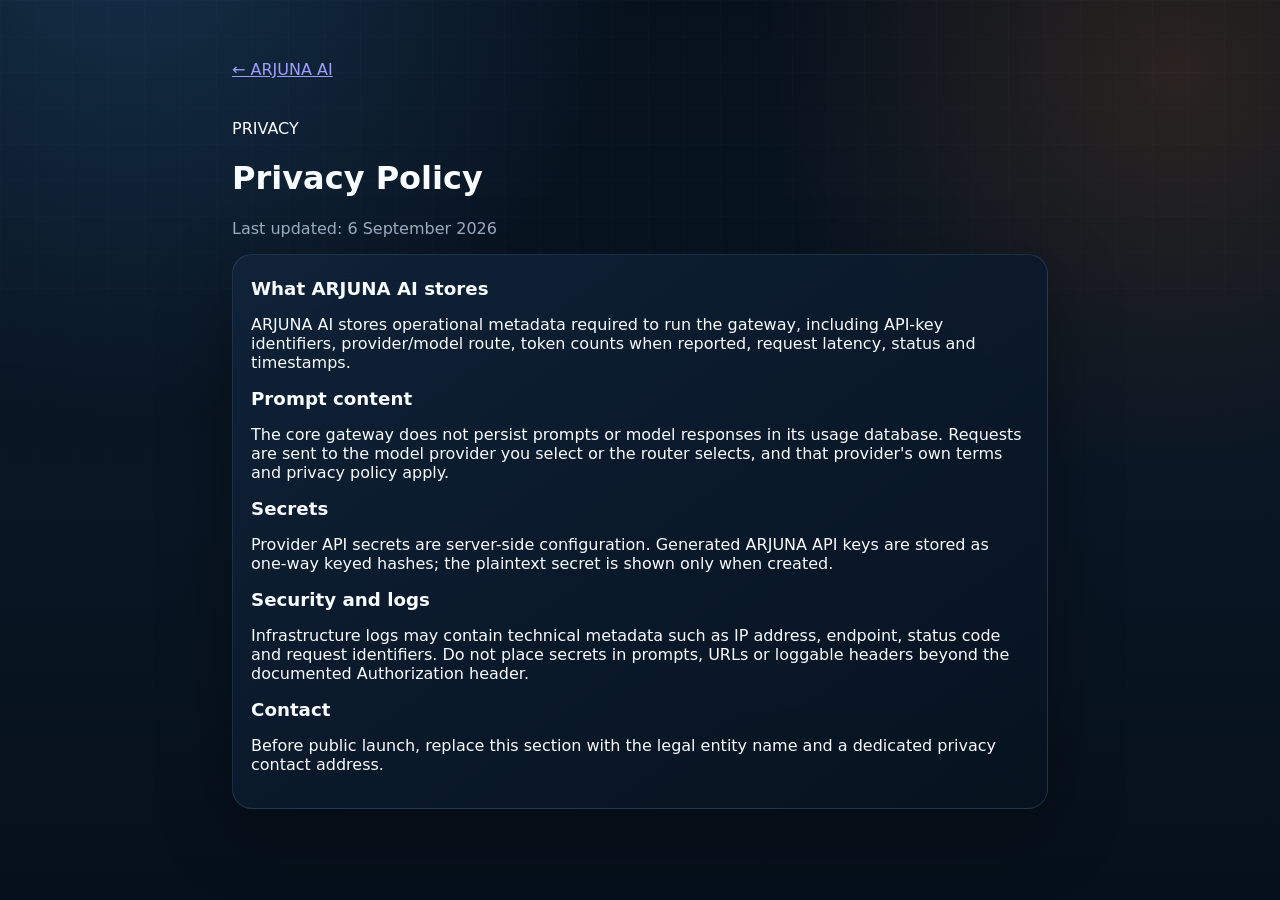
<file: static/privacy.html>
<!doctype html><html><head><meta charset="utf-8"><meta name="viewport" content="width=device-width,initial-scale=1"><title>Privacy · ARJUNA AI</title><link rel="stylesheet" href="/static/styles.css"></head><body><main style="max-width:860px;margin:auto;padding:60px 22px"><a href="/">← ARJUNA AI</a><p class="kicker" style="margin-top:40px">PRIVACY</p><h1>Privacy Policy</h1><p class="muted">Last updated: 6 September 2026</p><div class="panel"><h3>What ARJUNA AI stores</h3><p>ARJUNA AI stores operational metadata required to run the gateway, including API-key identifiers, provider/model route, token counts when reported, request latency, status and timestamps.</p><h3>Prompt content</h3><p>The core gateway does not persist prompts or model responses in its usage database. Requests are sent to the model provider you select or the router selects, and that provider's own terms and privacy policy apply.</p><h3>Secrets</h3><p>Provider API secrets are server-side configuration. Generated ARJUNA API keys are stored as one-way keyed hashes; the plaintext secret is shown only when created.</p><h3>Security and logs</h3><p>Infrastructure logs may contain technical metadata such as IP address, endpoint, status code and request identifiers. Do not place secrets in prompts, URLs or loggable headers beyond the documented Authorization header.</p><h3>Contact</h3><p>Before public launch, replace this section with the legal entity name and a dedicated privacy contact address.</p></div></main></body></html>
</file>
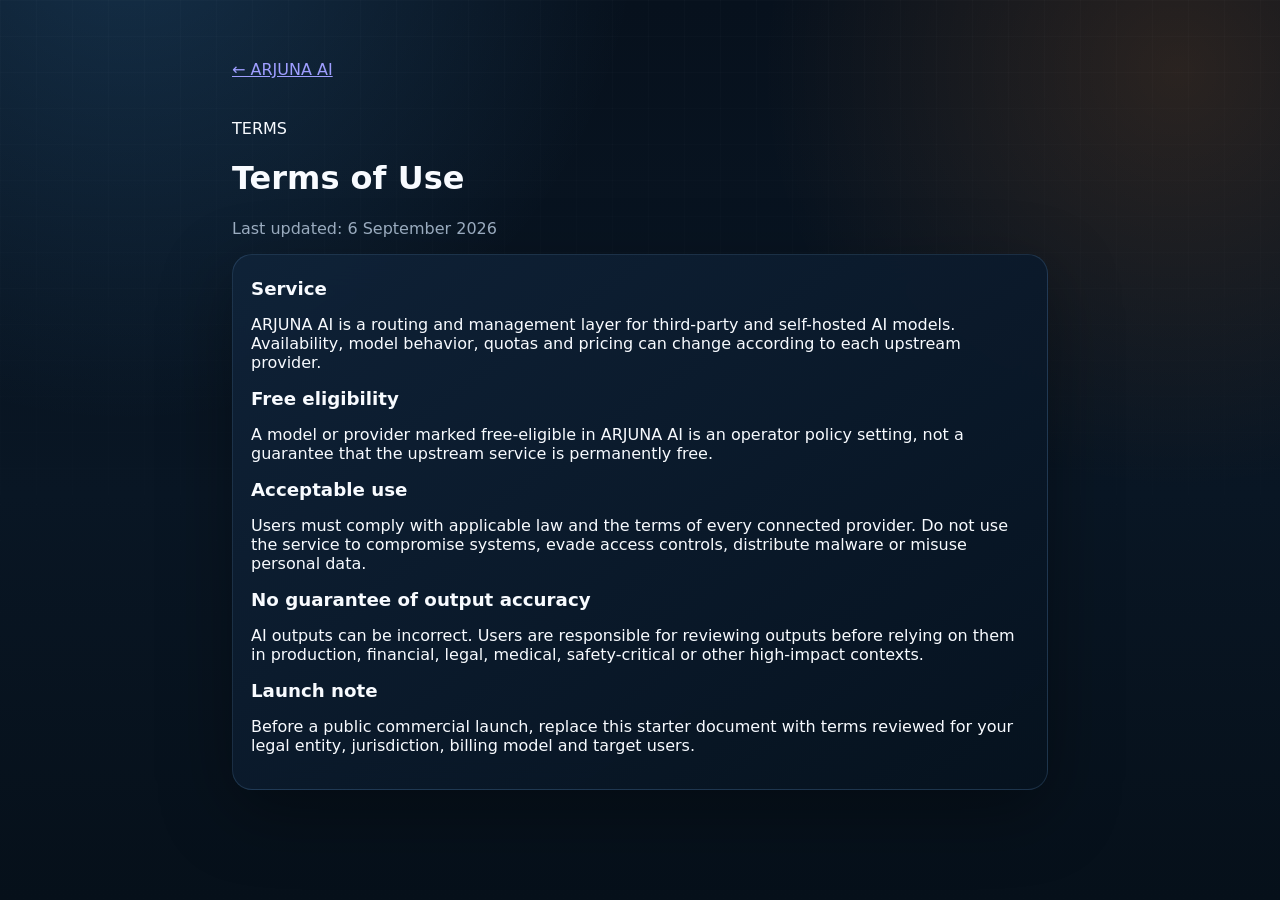
<file: static/terms.html>
<!doctype html><html><head><meta charset="utf-8"><meta name="viewport" content="width=device-width,initial-scale=1"><title>Terms · ARJUNA AI</title><link rel="stylesheet" href="/static/styles.css"></head><body><main style="max-width:860px;margin:auto;padding:60px 22px"><a href="/">← ARJUNA AI</a><p class="kicker" style="margin-top:40px">TERMS</p><h1>Terms of Use</h1><p class="muted">Last updated: 6 September 2026</p><div class="panel"><h3>Service</h3><p>ARJUNA AI is a routing and management layer for third-party and self-hosted AI models. Availability, model behavior, quotas and pricing can change according to each upstream provider.</p><h3>Free eligibility</h3><p>A model or provider marked free-eligible in ARJUNA AI is an operator policy setting, not a guarantee that the upstream service is permanently free.</p><h3>Acceptable use</h3><p>Users must comply with applicable law and the terms of every connected provider. Do not use the service to compromise systems, evade access controls, distribute malware or misuse personal data.</p><h3>No guarantee of output accuracy</h3><p>AI outputs can be incorrect. Users are responsible for reviewing outputs before relying on them in production, financial, legal, medical, safety-critical or other high-impact contexts.</p><h3>Launch note</h3><p>Before a public commercial launch, replace this starter document with terms reviewed for your legal entity, jurisdiction, billing model and target users.</p></div></main></body></html>
</file>
<file: static/styles.css>
:root {
  color-scheme: dark;
  --bg: #07111d;
  --bg-2: #0a1726;
  --panel: rgba(10, 24, 40, 0.86);
  --panel-solid: #0d1b2b;
  --panel-soft: rgba(255,255,255,.035);
  --text: #f8fbff;
  --muted: #9eb0c4;
  --line: rgba(119, 171, 228, .18);
  --blue: #4fb0ff;
  --cyan: #65e0ff;
  --gold: #ffc55b;
  --saffron: #ff8d2e;
  --green: #4bdd9a;
  --red: #ff6f7b;
  --shadow: 0 22px 70px rgba(0,0,0,.34);
  font-family: Inter, ui-sans-serif, system-ui, -apple-system, BlinkMacSystemFont, "Segoe UI", sans-serif;
}

* { box-sizing: border-box; }
html { scroll-behavior: smooth; }
body {
  margin: 0;
  min-height: 100vh;
  color: var(--text);
  background:
    radial-gradient(circle at 10% -10%, rgba(79,176,255,.20), transparent 32rem),
    radial-gradient(circle at 92% 8%, rgba(255,141,46,.14), transparent 26rem),
    linear-gradient(180deg, #07111d 0%, #091624 55%, #06101a 100%);
}

body::before {
  content: "";
  position: fixed;
  inset: 0;
  pointer-events: none;
  background-image:
    linear-gradient(rgba(255,255,255,.016) 1px, transparent 1px),
    linear-gradient(90deg, rgba(255,255,255,.016) 1px, transparent 1px);
  background-size: 36px 36px;
  mask-image: linear-gradient(to bottom, #000 0%, transparent 88%);
}

button, input, textarea, select { font: inherit; }
button { cursor: pointer; }
.hidden { display: none !important; }
.muted { color: var(--muted); }
.small-copy { font-size: .84rem; line-height: 1.55; }

.app-shell { width: min(1500px, calc(100% - 28px)); margin: 0 auto; position: relative; z-index: 1; }
.topbar {
  height: 72px;
  display: flex;
  align-items: center;
  justify-content: space-between;
  border-bottom: 1px solid var(--line);
  position: sticky;
  top: 0;
  z-index: 20;
  backdrop-filter: blur(22px);
  background: rgba(7,17,29,.74);
}

.brand { color: var(--text); text-decoration: none; display: flex; align-items: center; gap: 10px; }
.brand-mark { color: var(--gold); font-size: 2rem; transform: rotate(-8deg); filter: drop-shadow(0 0 18px rgba(255,197,91,.42)); }
.brand-copy { display: flex; flex-direction: column; line-height: 1.05; }
.brand-copy strong { letter-spacing: .12em; font-size: .92rem; }
.brand-copy small { color: var(--muted); font-size: .64rem; letter-spacing: .12em; margin-top: 4px; }
.top-actions { display: flex; align-items: center; gap: 10px; }
.health-pill, .session-chip, .secure-tag, .task-badge {
  display: inline-flex;
  align-items: center;
  gap: 8px;
  border: 1px solid var(--line);
  background: rgba(255,255,255,.035);
  border-radius: 999px;
  padding: 8px 11px;
  color: var(--muted);
  font-size: .76rem;
}
.status-dot { width: 8px; height: 8px; border-radius: 50%; background: #6e7b88; }
.status-dot.ok { background: var(--green); box-shadow: 0 0 0 4px rgba(75,221,154,.10); }
.status-dot.bad { background: var(--red); box-shadow: 0 0 0 4px rgba(255,111,123,.10); }

main { min-height: calc(100vh - 150px); }
.auth-view {
  min-height: calc(100vh - 130px);
  display: grid;
  grid-template-columns: 1.3fr .7fr;
  align-items: center;
  gap: 42px;
  padding: 70px 5vw 60px;
}
.auth-hero { max-width: 850px; }
.eyebrow, .panel-kicker { color: var(--gold); font-size: .72rem; font-weight: 850; letter-spacing: .18em; }
.auth-hero h1 { margin: 14px 0 18px; font-size: clamp(3.4rem, 8vw, 7.8rem); line-height: .88; letter-spacing: -.065em; }
.auth-hero h1 span { color: var(--cyan); }
.auth-hero > p { max-width: 760px; color: var(--muted); font-size: 1.08rem; line-height: 1.75; }
.flow-line { margin-top: 28px; display: flex; flex-wrap: wrap; gap: 10px; align-items: center; color: #dce8f6; }
.flow-line span { border: 1px solid var(--line); border-radius: 999px; padding: 8px 12px; background: rgba(255,255,255,.025); }
.flow-line b { color: var(--gold); }

.glass-card, .panel {
  border: 1px solid var(--line);
  background: linear-gradient(145deg, rgba(16,35,57,.92), rgba(6,18,31,.94));
  box-shadow: var(--shadow);
  backdrop-filter: blur(18px);
}
.login-card { padding: 28px; border-radius: 24px; position: relative; }
.step-badge {
  width: 38px; height: 38px; border-radius: 50%; display: grid; place-items: center;
  color: #10141a; background: linear-gradient(135deg, var(--gold), var(--saffron)); font-weight: 900;
  box-shadow: 0 10px 30px rgba(255,141,46,.24);
}
.login-card h2 { margin: 18px 0 6px; font-size: 2rem; }
label { display: block; font-size: .82rem; color: #dce8f6; font-weight: 750; margin: 18px 0 8px; }
input, textarea, select {
  width: 100%;
  border: 1px solid rgba(143,190,235,.16);
  border-radius: 14px;
  background: rgba(3,12,21,.72);
  color: var(--text);
  outline: none;
  padding: 13px 14px;
  transition: .18s ease;
}
input:focus, textarea:focus, select:focus { border-color: rgba(79,176,255,.72); box-shadow: 0 0 0 3px rgba(79,176,255,.10); }
textarea { resize: vertical; min-height: 220px; line-height: 1.6; }

.primary-button, .secondary-button, .ghost-button {
  border: 0;
  border-radius: 13px;
  min-height: 44px;
  padding: 11px 15px;
  font-weight: 850;
  letter-spacing: .035em;
}
.primary-button { width: 100%; margin-top: 18px; color: #07111d; background: linear-gradient(90deg, var(--gold), var(--saffron)); box-shadow: 0 12px 30px rgba(255,141,46,.16); }
.primary-button:hover { filter: brightness(1.06); transform: translateY(-1px); }
.primary-button:disabled { opacity: .46; cursor: not-allowed; transform: none; filter: none; }
.secondary-button { color: #dff4ff; border: 1px solid rgba(79,176,255,.35); background: rgba(79,176,255,.09); }
.secondary-button:hover { background: rgba(79,176,255,.15); }
.ghost-button { color: var(--muted); background: rgba(255,255,255,.04); border: 1px solid var(--line); }
.compact { min-height: 34px; padding: 6px 11px; font-size: .76rem; }
.auth-note { margin-top: 16px; padding: 13px; border: 1px solid rgba(75,221,154,.17); border-radius: 14px; background: rgba(75,221,154,.055); display: flex; flex-direction: column; gap: 4px; }
.auth-note strong { color: var(--green); font-size: .82rem; }
.auth-note span { color: var(--muted); font-size: .76rem; line-height: 1.45; }

.workspace-view { padding: 34px 0 20px; }
.workspace-head { display: flex; justify-content: space-between; align-items: end; gap: 20px; margin-bottom: 18px; }
.workspace-head h2 { margin: 7px 0 0; font-size: clamp(1.8rem, 4vw, 3.1rem); letter-spacing: -.04em; }
.session-chip { flex-direction: column; align-items: flex-end; border-radius: 14px; }
.session-chip span { color: var(--green); font-weight: 800; font-size: .63rem; letter-spacing: .13em; }
.session-chip strong { color: #e8f2fd; font-size: .78rem; }

.stepper { display: grid; grid-template-columns: repeat(5, 1fr); gap: 10px; margin-bottom: 18px; }
.step {
  display: flex; align-items: center; gap: 10px; padding: 11px 12px; border-radius: 14px;
  border: 1px solid var(--line); background: rgba(255,255,255,.024); color: #71859a;
}
.step b { width: 28px; height: 28px; border-radius: 50%; display: grid; place-items: center; background: rgba(255,255,255,.05); font-size: .78rem; }
.step > span { display: flex; flex-direction: column; font-weight: 800; font-size: .8rem; }
.step small { color: #6f8194; font-size: .64rem; font-weight: 550; margin-top: 2px; }
.step.done { color: #c8f6df; border-color: rgba(75,221,154,.20); }
.step.done b { background: rgba(75,221,154,.14); color: var(--green); }
.step.active { color: #e8f5ff; border-color: rgba(79,176,255,.38); background: rgba(79,176,255,.07); }
.step.active b { color: #06131f; background: linear-gradient(135deg, var(--cyan), var(--blue)); }

.product-grid { display: grid; grid-template-columns: .82fr 1.02fr 1.35fr; gap: 14px; align-items: start; }
.panel { border-radius: 20px; padding: 18px; min-width: 0; }
.panel-head { display: flex; justify-content: space-between; align-items: flex-start; gap: 12px; margin-bottom: 12px; }
.panel h3 { margin: 5px 0 0; font-size: 1.14rem; }
.secure-tag { color: var(--green); border-color: rgba(75,221,154,.18); font-size: .62rem; padding: 6px 8px; }
.task-badge { color: var(--cyan); font-size: .68rem; padding: 6px 9px; }

.provider-list { display: grid; gap: 8px; margin-top: 14px; }
.provider-card {
  display: grid; grid-template-columns: 36px 1fr auto; align-items: center; gap: 10px;
  border: 1px solid rgba(143,190,235,.12); border-radius: 13px; padding: 10px;
  background: rgba(255,255,255,.025);
}
.provider-logo { width: 36px; height: 36px; border-radius: 10px; display: grid; place-items: center; font-weight: 900; background: rgba(79,176,255,.11); color: var(--cyan); }
.provider-info { min-width: 0; }
.provider-info strong { display: block; font-size: .82rem; white-space: nowrap; overflow: hidden; text-overflow: ellipsis; }
.provider-info small { display: block; color: var(--muted); font-size: .66rem; white-space: nowrap; overflow: hidden; text-overflow: ellipsis; margin-top: 3px; }
.provider-action { min-width: 74px; min-height: 32px; border-radius: 9px; border: 1px solid rgba(79,176,255,.25); background: rgba(79,176,255,.08); color: #dff4ff; font-size: .68rem; font-weight: 800; }
.provider-action.connected { border-color: rgba(75,221,154,.24); color: var(--green); background: rgba(75,221,154,.07); }

.prompt-options { display: flex; align-items: center; justify-content: space-between; gap: 12px; margin-top: 12px; }
.toggle-row { margin: 0; display: flex; align-items: center; gap: 10px; color: #dce8f6; }
.toggle-row input { width: 18px; height: 18px; accent-color: var(--blue); }
.toggle-row span { display: flex; flex-direction: column; }
.toggle-row strong { font-size: .76rem; }
.toggle-row small { color: var(--muted); font-size: .64rem; margin-top: 2px; }

.router-card { margin-top: 14px; padding: 13px; display: grid; grid-template-columns: 36px 1fr auto; gap: 10px; align-items: center; border: 1px solid rgba(255,197,91,.20); border-radius: 14px; background: linear-gradient(135deg, rgba(255,197,91,.07), rgba(79,176,255,.045)); }
.router-icon { width: 36px; height: 36px; border-radius: 50%; display: grid; place-items: center; border: 1px solid rgba(255,197,91,.30); color: var(--gold); font-size: 1.2rem; }
.router-copy { min-width: 0; }
.router-copy strong { display: block; font-size: .82rem; margin-top: 3px; white-space: nowrap; overflow: hidden; text-overflow: ellipsis; }
.router-copy small { display: block; color: var(--muted); font-size: .64rem; margin-top: 3px; line-height: 1.35; }
.route-score { min-width: 46px; height: 46px; border-radius: 50%; display: grid; place-items: center; border: 1px solid rgba(79,176,255,.22); color: var(--cyan); font-weight: 900; font-size: .8rem; }
.route-alternatives { margin-top: 9px; display: flex; flex-wrap: wrap; gap: 6px; }
.route-pill { border-radius: 999px; padding: 6px 8px; border: 1px solid var(--line); color: var(--muted); font-size: .62rem; }
.build-button { margin-top: 14px; }
.build-status { min-height: 18px; margin: 8px 0 0; color: var(--muted); font-size: .68rem; line-height: 1.45; }
.build-status.error { color: var(--red); }
.build-status.success { color: var(--green); }

.preview-panel { padding-bottom: 14px; }
.preview-head { align-items: center; }
.preview-tabs { display: flex; gap: 5px; padding: 4px; border-radius: 10px; background: rgba(255,255,255,.035); }
.tab { border: 0; background: transparent; color: var(--muted); padding: 7px 10px; border-radius: 8px; font-size: .68rem; font-weight: 800; }
.tab.active { color: #06131f; background: linear-gradient(135deg, var(--cyan), var(--blue)); }
.tab-pane { display: none; }
.tab-pane.active { display: block; }
.preview-toolbar { height: 38px; padding: 0 10px; display: grid; grid-template-columns: auto 1fr auto; gap: 10px; align-items: center; border: 1px solid rgba(143,190,235,.12); border-bottom: 0; border-radius: 12px 12px 0 0; color: var(--muted); font-size: .65rem; background: rgba(3,12,21,.7); }
.browser-dots { display: flex; gap: 5px; }
.browser-dots i { width: 7px; height: 7px; border-radius: 50%; background: #607082; }
.browser-dots i:nth-child(1) { background: #ff6f7b; }
.browser-dots i:nth-child(2) { background: #ffc55b; }
.browser-dots i:nth-child(3) { background: #4bdd9a; }
#routeMeta { white-space: nowrap; overflow: hidden; text-overflow: ellipsis; max-width: 230px; text-align: right; }
.iframe-wrap { min-height: 650px; position: relative; border: 1px solid rgba(143,190,235,.12); border-radius: 0 0 12px 12px; overflow: hidden; background: #fff; }
#previewFrame { width: 100%; height: 650px; display: block; border: 0; background: #fff; }
.preview-empty { position: absolute; inset: 0; display: grid; place-content: center; justify-items: center; text-align: center; gap: 8px; color: #6b7785; background: linear-gradient(180deg, #f7fbff, #edf3f8); padding: 30px; }
.preview-empty strong { color: #162331; }
.preview-empty span { max-width: 360px; font-size: .82rem; line-height: 1.55; }
.preview-glyph { color: #1e86e8; font-size: 3rem; transform: rotate(-8deg); }
#codeOutput { min-height: 650px; max-height: 650px; overflow: auto; margin: 0; border-radius: 12px; border: 1px solid rgba(143,190,235,.12); background: #020910; color: #d9ecff; padding: 16px; white-space: pre-wrap; overflow-wrap: anywhere; font: .76rem/1.55 ui-monospace, SFMono-Regular, Menlo, Consolas, monospace; }
.result-card { min-height: 650px; border: 1px solid rgba(143,190,235,.12); border-radius: 12px; background: rgba(3,12,21,.58); padding: 20px; }
.result-card h4 { font-size: 1.5rem; margin: 0 0 10px; }
.result-card p, .result-card li { color: var(--muted); line-height: 1.65; }

.provider-dialog { width: min(520px, calc(100% - 24px)); border: 1px solid var(--line); border-radius: 20px; color: var(--text); background: #0b1928; box-shadow: 0 30px 100px rgba(0,0,0,.55); padding: 0; }
.provider-dialog::backdrop { background: rgba(0,5,12,.74); backdrop-filter: blur(8px); }
.provider-dialog form { padding: 20px; }
.provider-dialog .secondary-button { width: 100%; margin-top: 12px; }
.provider-dialog details { margin-top: 14px; color: var(--muted); font-size: .78rem; }
.provider-dialog summary { cursor: pointer; }
.dialog-head { display: flex; justify-content: space-between; align-items: flex-start; gap: 12px; }
.dialog-head h3 { margin: 5px 0 0; }
.icon-button { width: 34px; height: 34px; display: grid; place-items: center; border-radius: 50%; border: 1px solid var(--line); color: var(--muted); background: rgba(255,255,255,.03); font-size: 1.2rem; }
.dialog-toggle { margin-top: 16px; }
.vault-warning { margin: 14px 0 0; padding: 10px; border-radius: 11px; border: 1px solid rgba(255,197,91,.15); color: #d8c69f; background: rgba(255,197,91,.045); font-size: .68rem; line-height: 1.5; }

footer { display: flex; justify-content: space-between; gap: 20px; padding: 26px 0 36px; border-top: 1px solid var(--line); color: #6f8295; font-size: .68rem; margin-top: 22px; }

@media (max-width: 1180px) {
  .product-grid { grid-template-columns: .8fr 1.2fr; }
  .preview-panel { grid-column: 1 / -1; }
  .iframe-wrap, #previewFrame, #codeOutput, .result-card { min-height: 560px; height: 560px; }
}

@media (max-width: 860px) {
  .auth-view { grid-template-columns: 1fr; padding: 44px 0; }
  .auth-hero h1 { font-size: clamp(3rem, 13vw, 6rem); }
  .stepper { grid-template-columns: repeat(5, minmax(150px, 1fr)); overflow-x: auto; padding-bottom: 5px; }
  .product-grid { grid-template-columns: 1fr; }
  .preview-panel { grid-column: auto; }
  .workspace-head { align-items: flex-start; }
  .session-chip { display: none; }
}

@media (max-width: 560px) {
  .app-shell { width: min(100% - 16px, 1500px); }
  .topbar { height: 62px; }
  .health-pill span:last-child { display: none; }
  .auth-view { padding-top: 34px; }
  .auth-hero > p { font-size: .94rem; }
  .flow-line { gap: 6px; }
  .flow-line span { font-size: .67rem; padding: 6px 8px; }
  .login-card, .panel { border-radius: 16px; padding: 14px; }
  .workspace-view { padding-top: 22px; }
  .prompt-options { align-items: stretch; flex-direction: column; }
  .secondary-button { width: 100%; }
  .preview-head { align-items: flex-start; flex-direction: column; }
  .preview-tabs { width: 100%; }
  .tab { flex: 1; }
  .preview-toolbar { grid-template-columns: auto 1fr; }
  #routeMeta { display: none; }
  .iframe-wrap, #previewFrame, #codeOutput, .result-card { min-height: 500px; height: 500px; }
  footer { flex-direction: column; gap: 7px; }
}
</file>
